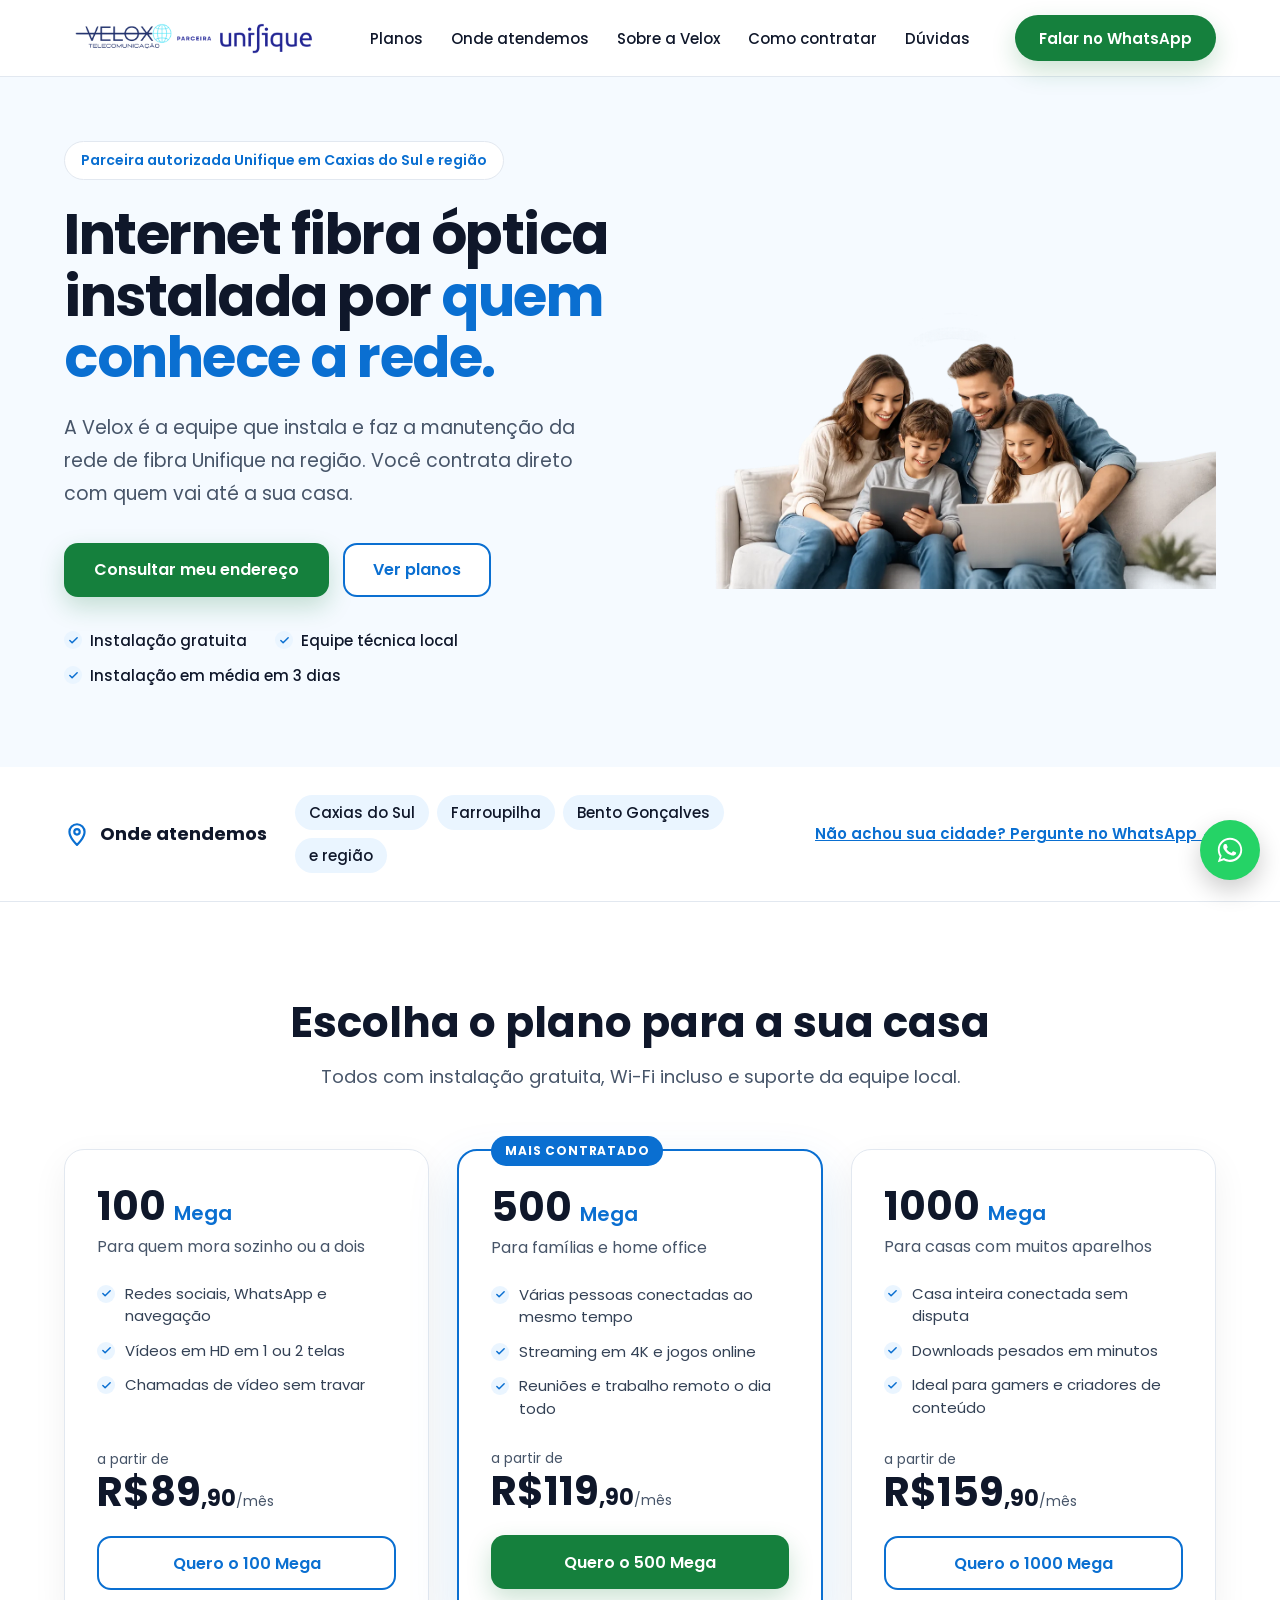
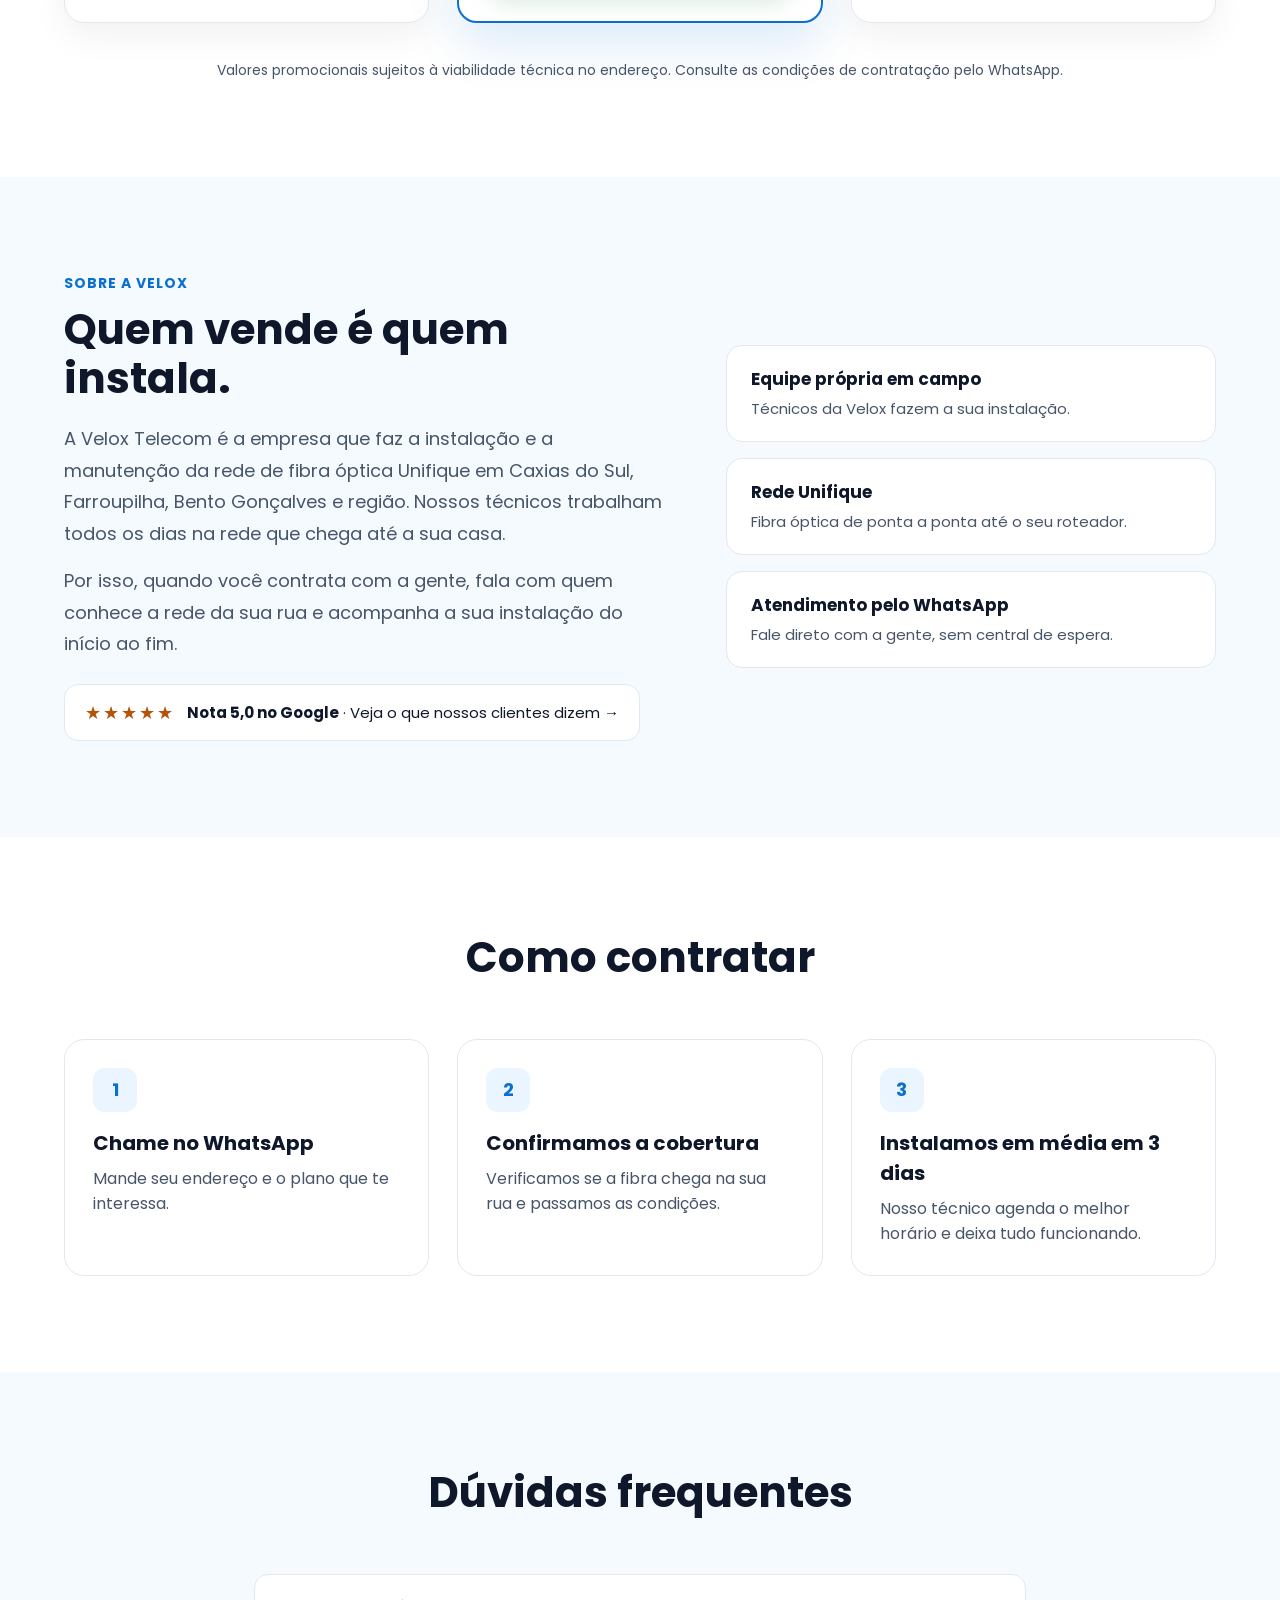
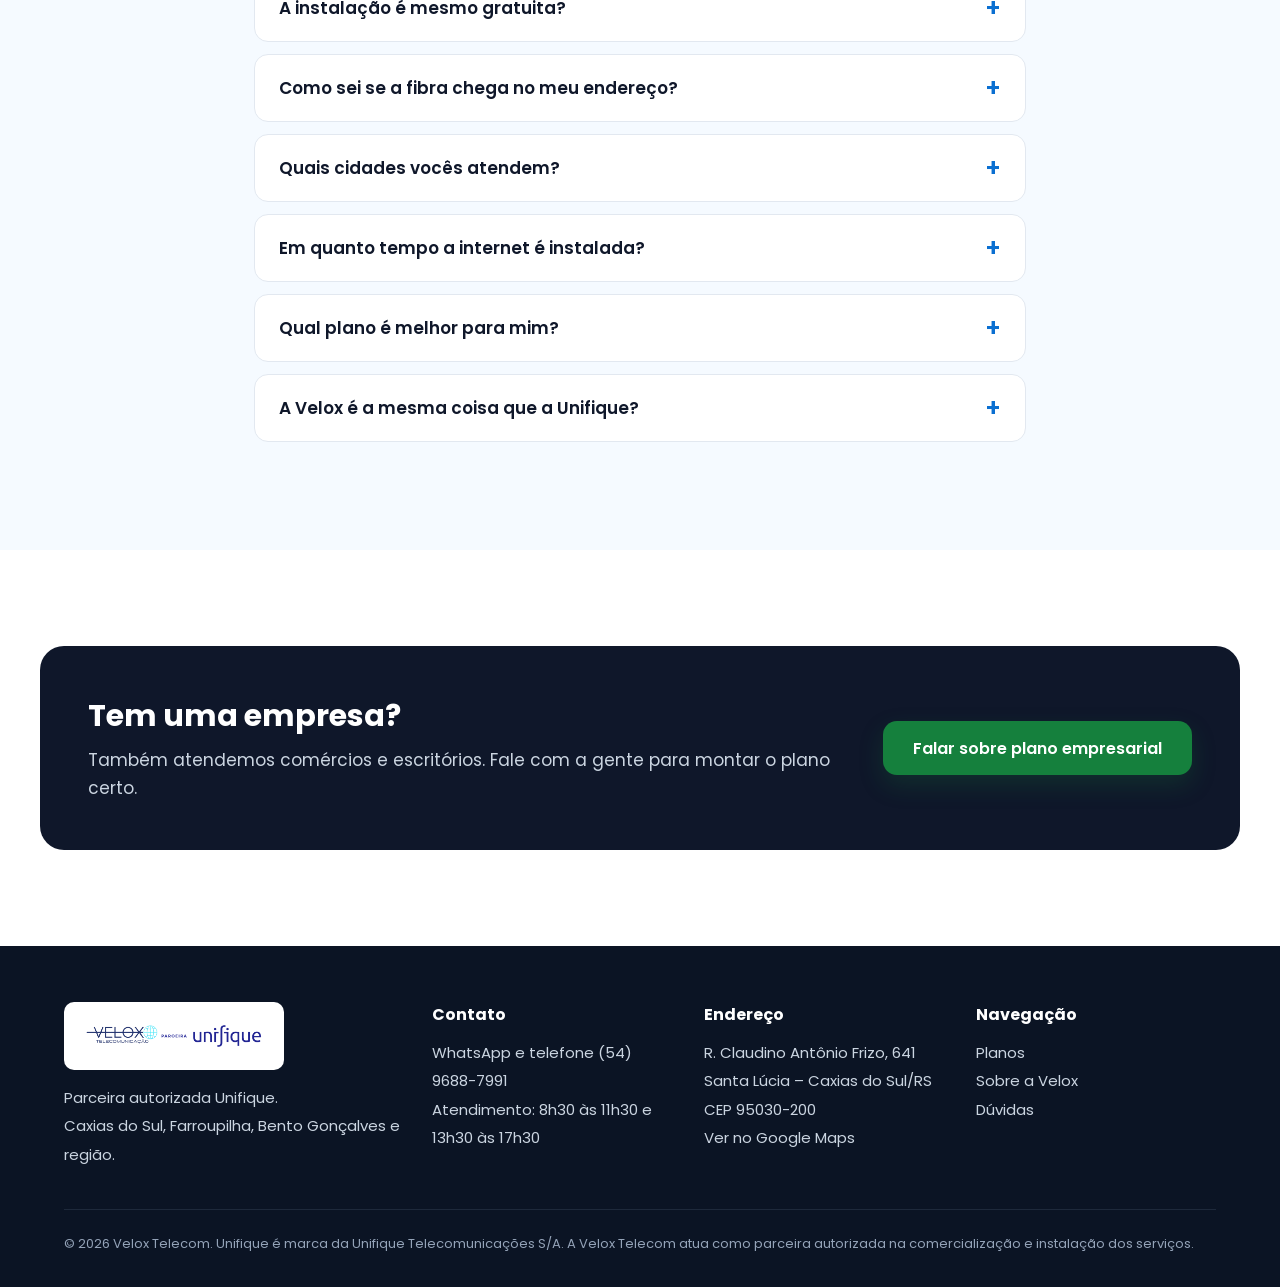
<file: index.html>
<!DOCTYPE html>
<html lang="pt-BR">
<head>

    <!-- Google Tag Manager -->
    <script>(function(w,d,s,l,i){w[l]=w[l]||[];w[l].push({'gtm.start':
new Date().getTime(),event:'gtm.js'});var f=d.getElementsByTagName(s)[0],
j=d.createElement(s),dl=l!='dataLayer'?'&l='+l:'';j.async=true;j.src=
'https://www.googletagmanager.com/gtm.js?id='+i+dl;f.parentNode.insertBefore(j,f);
})(window,document,'script','dataLayer','GTM-T2C6MWCV');</script>
    <!-- End Google Tag Manager -->

    <meta charset="UTF-8">
    <meta name="viewport" content="width=device-width, initial-scale=1.0">

    <title>Internet Fibra Unifique em Caxias do Sul, Farroupilha e Bento Gonçalves | Velox Telecom</title>
    <meta name="description"
          content="Internet fibra óptica Unifique em Caxias do Sul, Farroupilha, Bento Gonçalves e região. Contrate com a Velox, equipe que instala a rede: instalação gratuita em média em 3 dias, planos a partir de R$89,90.">
    <link rel="canonical" href="https://veloxtelecomunicacao.com/">
    <link rel="icon" href="/images/favicon.ico" type="image/x-icon">

    <!-- Compartilhamento (WhatsApp, Facebook) -->
    <meta property="og:type" content="website">
    <meta property="og:url" content="https://veloxtelecomunicacao.com/">
    <meta property="og:title" content="Velox Telecom | Internet Fibra Unifique">
    <meta property="og:description" content="Internet fibra óptica instalada por quem conhece a rede. Instalação gratuita, planos a partir de R$89,90.">
    <meta property="og:image" content="https://veloxtelecomunicacao.com/images/familia.png">
    <meta property="og:locale" content="pt_BR">

    <link rel="preconnect" href="https://fonts.googleapis.com">
    <link rel="preconnect" href="https://fonts.gstatic.com" crossorigin>
    <link href="https://fonts.googleapis.com/css2?family=Poppins:wght@400;500;600;700&display=swap" rel="stylesheet">

    <link rel="stylesheet" href="style.css">

    <script type="application/ld+json">
    {
      "@context": "https://schema.org",
      "@type": "LocalBusiness",
      "name": "Velox Telecom",
      "description": "Parceira autorizada Unifique: venda, instalação e manutenção de internet fibra óptica.",
      "url": "https://veloxtelecomunicacao.com/",
      "logo": "https://veloxtelecomunicacao.com/images/logo.png",
      "image": "https://veloxtelecomunicacao.com/images/familia.png",
      "telephone": "+55 54 9688-7991",
      "areaServed": ["Caxias do Sul", "Farroupilha", "Bento Gonçalves"],
      "address": {
        "@type": "PostalAddress",
        "streetAddress": "R. Claudino Antônio Frizo, 641 - Santa Lúcia",
        "addressLocality": "Caxias do Sul",
        "addressRegion": "RS",
        "postalCode": "95030-200",
        "addressCountry": "BR"
      },
      "hasMap": "https://www.google.com/maps/place/?q=place_id:ChIJy6X4duCjHpUR34-JfCZtPBY"
    }
    </script>

</head>

<body>
<!-- Google Tag Manager (noscript) -->
<noscript><iframe src="https://www.googletagmanager.com/ns.html?id=GTM-T2C6MWCV"
                  height="0" width="0" style="display:none;visibility:hidden"></iframe></noscript>
<!-- End Google Tag Manager (noscript) -->

<!-- ==========================================================
     TOPO
========================================================== -->
<header class="topbar">
    <div class="container topbar-inner">
        <a href="#inicio" class="topbar-logo" aria-label="Velox Telecom, início">
            <img src="./images/logo-web.png" alt="Velox Telecom" class="logo">
        </a>

        <nav class="menu" aria-label="Menu principal">
            <a href="#planos">Planos</a>
            <a href="#cobertura">Onde atendemos</a>
            <a href="#sobre">Sobre a Velox</a>
            <a href="#como-contratar">Como contratar</a>
            <a href="#duvidas">Dúvidas</a>
        </nav>

        <a href="https://wa.me/555496887991?text=Olá!%20Tenho%20interesse%20em%20contratar%20a%20internet%20da%20Unifique."
           class="btn btn-whats btn-small" target="_blank" rel="noopener" data-origem="topo">
            <span class="hide-sm">Falar no&nbsp;</span>WhatsApp
        </a>
    </div>
</header>

<main>

<!-- ==========================================================
     HERO
========================================================== -->
<section class="hero" id="inicio">
    <div class="container hero-inner">

        <div class="hero-text">
            <span class="tag">Parceira autorizada Unifique em Caxias do Sul e região</span>

            <h1>Internet fibra óptica instalada por <span>quem conhece a rede.</span></h1>

            <p>
                A Velox é a equipe que instala e faz a manutenção da rede de fibra Unifique na região.
                Você contrata direto com quem vai até a sua casa.
            </p>

            <div class="hero-actions">
                <a href="https://wa.me/555496887991?text=Olá!%20Quero%20saber%20se%20a%20fibra%20Unifique%20chega%20no%20meu%20endereço."
                   class="btn btn-whats" target="_blank" rel="noopener" data-origem="hero">
                    Consultar meu endereço
                </a>
                <a href="#planos" class="btn btn-outline">Ver planos</a>
            </div>

            <ul class="hero-checks">
                <li>Instalação gratuita</li>
                <li>Equipe técnica local</li>
                <li>Instalação em média em 3 dias</li>
            </ul>
        </div>

        <div class="hero-image-wrap">
            <img src="./images/familia.webp"
                 alt="Família usando internet fibra óptica em casa"
                 class="hero-image" width="1200" height="800">
        </div>

    </div>
</section>

<!-- ==========================================================
     ONDE ATENDEMOS
========================================================== -->
<section class="coverage" id="cobertura">
    <div class="container coverage-inner">
        <div class="coverage-title">
            <svg width="26" height="26" viewBox="0 0 24 24" fill="none" stroke="currentColor" stroke-width="2" stroke-linecap="round" stroke-linejoin="round" aria-hidden="true"><path d="M12 22s7-6.2 7-12a7 7 0 0 0-14 0c0 5.8 7 12 7 12z"/><circle cx="12" cy="10" r="2.5"/></svg>
            <h2>Onde atendemos</h2>
        </div>
        <ul class="coverage-list">
            <li>Caxias do Sul</li>
            <li>Farroupilha</li>
            <li>Bento Gonçalves</li>
            <li>e região</li>
        </ul>
        <a href="https://wa.me/555496887991?text=Olá!%20Quero%20saber%20se%20a%20fibra%20Unifique%20chega%20na%20minha%20cidade."
           target="_blank" rel="noopener" data-origem="cobertura" class="coverage-link">
            Não achou sua cidade? Pergunte no WhatsApp →
        </a>
    </div>
</section>

<!-- ==========================================================
     PLANOS
========================================================== -->
<section class="plans" id="planos">
    <div class="container">

        <div class="section-title">
            <h2>Escolha o plano para a sua casa</h2>
            <p>Todos com instalação gratuita, Wi-Fi incluso e suporte da equipe local.</p>
        </div>

        <div class="plans-grid">

            <!-- 100 MEGA -->
            <article class="plan">
                <h3>100 <span>Mega</span></h3>
                <p class="plan-for">Para quem mora sozinho ou a dois</p>
                <ul class="plan-list">
                    <li>Redes sociais, WhatsApp e navegação</li>
                    <li>Vídeos em HD em 1 ou 2 telas</li>
                    <li>Chamadas de vídeo sem travar</li>
                </ul>
                <div class="plan-price">
                    <small>a partir de</small>
                    <strong>R$89<span>,90</span></strong><small>/mês</small>
                </div>
                <a href="https://wa.me/555496887991?text=Olá!%20Vi%20o%20site%20da%20Velox%20Telecom%20e%20tenho%20interesse%20no%20plano%20de%20100%20Mega.%20Gostaria%20de%20verificar%20a%20disponibilidade%20no%20meu%20endereço."
                   class="btn btn-outline btn-block" target="_blank" rel="noopener" data-origem="plano-100">
                    Quero o 100 Mega
                </a>
            </article>

            <!-- 500 MEGA -->
            <article class="plan plan-featured">
                <span class="plan-badge">Mais contratado</span>
                <h3>500 <span>Mega</span></h3>
                <p class="plan-for">Para famílias e home office</p>
                <ul class="plan-list">
                    <li>Várias pessoas conectadas ao mesmo tempo</li>
                    <li>Streaming em 4K e jogos online</li>
                    <li>Reuniões e trabalho remoto o dia todo</li>
                </ul>
                <div class="plan-price">
                    <small>a partir de</small>
                    <strong>R$119<span>,90</span></strong><small>/mês</small>
                </div>
                <a href="https://wa.me/555496887991?text=Olá!%20Vi%20o%20site%20da%20Velox%20Telecom%20e%20tenho%20interesse%20no%20plano%20de%20500%20Mega.%20Gostaria%20de%20verificar%20a%20disponibilidade%20no%20meu%20endereço."
                   class="btn btn-whats btn-block" target="_blank" rel="noopener" data-origem="plano-500">
                    Quero o 500 Mega
                </a>
            </article>

            <!-- 1000 MEGA -->
            <article class="plan">
                <h3>1000 <span>Mega</span></h3>
                <p class="plan-for">Para casas com muitos aparelhos</p>
                <ul class="plan-list">
                    <li>Casa inteira conectada sem disputa</li>
                    <li>Downloads pesados em minutos</li>
                    <li>Ideal para gamers e criadores de conteúdo</li>
                </ul>
                <div class="plan-price">
                    <small>a partir de</small>
                    <strong>R$159<span>,90</span></strong><small>/mês</small>
                </div>
                <a href="https://wa.me/555496887991?text=Olá!%20Vi%20o%20site%20da%20Velox%20Telecom%20e%20tenho%20interesse%20no%20plano%20de%201000%20Mega.%20Gostaria%20de%20verificar%20a%20disponibilidade%20no%20meu%20endereço."
                   class="btn btn-outline btn-block" target="_blank" rel="noopener" data-origem="plano-1000">
                    Quero o 1000 Mega
                </a>
            </article>

        </div>

        <p class="plans-note">
            Valores promocionais sujeitos à viabilidade técnica no endereço.
            Consulte as condições de contratação pelo WhatsApp.
        </p>

    </div>
</section>

<!-- ==========================================================
     SOBRE
========================================================== -->
<section class="about" id="sobre">
    <div class="container about-inner">
        <div class="about-text">
            <span class="eyebrow">Sobre a Velox</span>
            <h2>Quem vende é quem instala.</h2>
            <p>
                A Velox Telecom é a empresa que faz a instalação e a manutenção da rede de fibra óptica
                Unifique em Caxias do Sul, Farroupilha, Bento Gonçalves e região. Nossos técnicos trabalham todos os dias na rede que chega até a sua casa.
            </p>
            <p>
                Por isso, quando você contrata com a gente, fala com quem conhece a rede da sua rua
                e acompanha a sua instalação do início ao fim.
            </p>
            <a href="https://www.google.com/maps/place/?q=place_id:ChIJy6X4duCjHpUR34-JfCZtPBY" class="google-rating" target="_blank" rel="noopener">
                <span class="stars" aria-hidden="true">★★★★★</span>
                <span><strong>Nota 5,0 no Google</strong> · Veja o que nossos clientes dizem →</span>
            </a>
        </div>

        <ul class="about-points">
            <li>
                <strong>Equipe própria em campo</strong>
                <span>Técnicos da Velox fazem a sua instalação.</span>
            </li>
            <li>
                <strong>Rede Unifique</strong>
                <span>Fibra óptica de ponta a ponta até o seu roteador.</span>
            </li>
            <li>
                <strong>Atendimento pelo WhatsApp</strong>
                <span>Fale direto com a gente, sem central de espera.</span>
            </li>
        </ul>
    </div>
</section>

<!-- ==========================================================
     COMO CONTRATAR
========================================================== -->
<section class="steps" id="como-contratar">
    <div class="container">
        <div class="section-title">
            <h2>Como contratar</h2>
        </div>
        <ol class="steps-grid">
            <li>
                <span class="step-num">1</span>
                <h3>Chame no WhatsApp</h3>
                <p>Mande seu endereço e o plano que te interessa.</p>
            </li>
            <li>
                <span class="step-num">2</span>
                <h3>Confirmamos a cobertura</h3>
                <p>Verificamos se a fibra chega na sua rua e passamos as condições.</p>
            </li>
            <li>
                <span class="step-num">3</span>
                <h3>Instalamos em média em 3 dias</h3>
                <p>Nosso técnico agenda o melhor horário e deixa tudo funcionando.</p>
            </li>
        </ol>
    </div>
</section>

<!-- ==========================================================
     DÚVIDAS
========================================================== -->
<section class="faq" id="duvidas">
    <div class="container faq-inner">
        <div class="section-title">
            <h2>Dúvidas frequentes</h2>
        </div>

        <details>
            <summary>A instalação é mesmo gratuita?</summary>
            <p>Sim. A instalação não tem custo em nenhum dos planos.</p>
        </details>
        <details>
            <summary>Como sei se a fibra chega no meu endereço?</summary>
            <p>Chame a gente no WhatsApp com o seu endereço completo. A gente verifica a cobertura e te responde.</p>
        </details>
        <details>
            <summary>Quais cidades vocês atendem?</summary>
            <p>Caxias do Sul, Farroupilha, Bento Gonçalves e região. Se a sua cidade não está na lista, chame no WhatsApp que a gente verifica.</p>
        </details>
        <details>
            <summary>Em quanto tempo a internet é instalada?</summary>
            <p>Em média, em 3 dias depois de confirmada a cobertura no seu endereço.</p>
        </details>
        <details>
            <summary>Qual plano é melhor para mim?</summary>
            <p>Depende de quantas pessoas usam a internet ao mesmo tempo. Para uma ou duas pessoas, o 100 Mega costuma bastar. Para família, streaming e home office, o 500 Mega é o mais indicado. Se tiver dúvida, a gente te ajuda a escolher pelo WhatsApp.</p>
        </details>
        <details>
            <summary>A Velox é a mesma coisa que a Unifique?</summary>
            <p>A internet é da Unifique. A Velox é parceira autorizada: vende os planos e é a equipe que faz a instalação e a manutenção da rede na região.</p>
        </details>
    </div>
</section>

<!-- ==========================================================
     EMPRESAS
========================================================== -->
<section class="business">
    <div class="container business-inner">
        <div>
            <h2>Tem uma empresa?</h2>
            <p>Também atendemos comércios e escritórios. Fale com a gente para montar o plano certo.</p>
        </div>
        <a href="https://wa.me/555496887991?text=Olá!%20Tenho%20interesse%20em%20internet%20fibra%20para%20minha%20empresa."
           class="btn btn-whats" target="_blank" rel="noopener" data-origem="empresas">
            Falar sobre plano empresarial
        </a>
    </div>
</section>

</main>

<!-- ==========================================================
     RODAPÉ
========================================================== -->
<footer class="footer">
    <div class="container">
        <div class="footer-grid">
            <div>
                <img src="./images/logo-web.png" alt="Velox Telecom" class="footer-logo">
                <p>Parceira autorizada Unifique.</p>
                <p>Caxias do Sul, Farroupilha, Bento Gonçalves e região.</p>
            </div>
            <div>
                <h3>Contato</h3>
                <p><a href="https://wa.me/555496887991" target="_blank" rel="noopener" data-origem="rodape">WhatsApp e telefone (54) 9688-7991</a></p>
                <p>Atendimento: 8h30 às 11h30 e 13h30 às 17h30</p>
            </div>
            <div>
                <h3>Endereço</h3>
                <p>R. Claudino Antônio Frizo, 641<br>Santa Lúcia – Caxias do Sul/RS<br>CEP 95030-200</p>
                <p><a href="https://www.google.com/maps/place/?q=place_id:ChIJy6X4duCjHpUR34-JfCZtPBY" target="_blank" rel="noopener">Ver no Google Maps</a></p>
            </div>
            <div>
                <h3>Navegação</h3>
                <p><a href="#planos">Planos</a></p>
                <p><a href="#sobre">Sobre a Velox</a></p>
                <p><a href="#duvidas">Dúvidas</a></p>
            </div>
        </div>
        <p class="footer-legal">
            © <span id="ano">2026</span> Velox Telecom. Unifique é marca da Unifique Telecomunicações S/A.
            A Velox Telecom atua como parceira autorizada na comercialização e instalação dos serviços.
        </p>
    </div>
</footer>

<!-- Botão flutuante do WhatsApp -->
<a href="https://wa.me/555496887991?text=Olá!%20Tenho%20interesse%20em%20contratar%20a%20internet%20da%20Unifique."
   class="whats-float" target="_blank" rel="noopener" data-origem="flutuante"
   aria-label="Falar no WhatsApp">
    <svg viewBox="0 0 32 32" width="30" height="30" aria-hidden="true">
        <path fill="currentColor" d="M16 3C8.8 3 3 8.7 3 15.8c0 2.5.7 4.9 2 7L3 29l6.4-2c2 1.1 4.3 1.7 6.6 1.7 7.2 0 13-5.7 13-12.8S23.2 3 16 3zm0 23.4c-2.1 0-4.1-.6-5.9-1.6l-.4-.2-3.8 1.2 1.2-3.7-.3-.4c-1.2-1.8-1.8-3.8-1.8-5.9C5 9.8 9.9 5.1 16 5.1s11 4.7 11 10.7-4.9 10.6-11 10.6zm6-7.9c-.3-.2-2-1-2.3-1.1-.3-.1-.5-.2-.8.2-.2.3-.9 1.1-1.1 1.3-.2.2-.4.3-.7.1-.3-.2-1.4-.5-2.7-1.6-1-.9-1.7-2-1.9-2.3-.2-.3 0-.5.1-.7l.5-.6c.2-.2.2-.4.3-.6.1-.2.1-.4 0-.6l-1-2.5c-.3-.7-.6-.6-.8-.6h-.7c-.2 0-.6.1-.9.4-.3.3-1.2 1.1-1.2 2.8s1.2 3.2 1.4 3.5c.2.2 2.4 3.6 5.8 5 2.9 1.1 3.4.9 4 .8.6-.1 2-.8 2.3-1.6.3-.8.3-1.4.2-1.6-.1-.1-.3-.2-.6-.4z"/>
    </svg>
</a>

<script>
    // Ano atual no rodapé
    document.getElementById('ano').textContent = new Date().getFullYear();

    // Envia um evento para o Google Tag Manager a cada clique de WhatsApp,
    // dizendo de qual botão veio (topo, hero, plano-500, flutuante...).
    document.querySelectorAll('[data-origem]').forEach(function (link) {
        link.addEventListener('click', function () {
            window.dataLayer = window.dataLayer || [];
            window.dataLayer.push({ event: 'whatsapp_click', origem: link.dataset.origem });
        });
    });
</script>

</body>
</html>
</file>
<file: style.css>
/* ==========================================================
   BASE
========================================================== */

:root{
    --blue:#1EA7FF;        /* azul da marca (detalhes) */
    --blue-strong:#0A6FD1; /* azul para textos e botões (contraste) */
    --blue-soft:#EAF5FF;
    --green:#15803D;       /* WhatsApp */
    --green-dark:#116632;
    --title:#0F172A;
    --text:#475569;
    --light:#F5FAFF;
    --border:#E2E8F0;
    --radius:20px;
}

*{ margin:0; padding:0; box-sizing:border-box; }

html{ scroll-behavior:smooth; scroll-padding-top:90px; }

body{
    font-family:'Poppins',sans-serif;
    background:#FFFFFF;
    color:var(--title);
    overflow-x:hidden;
    -webkit-font-smoothing:antialiased;
}

img{ display:block; max-width:100%; height:auto; }

a{ color:var(--blue-strong); }

.container{
    width:100%;
    max-width:1200px;
    margin:0 auto;
    padding:0 24px;
}

section{ padding:96px 0; }

.section-title{
    text-align:center;
    max-width:700px;
    margin:0 auto 56px;
}

.section-title h2{
    font-size:42px;
    line-height:1.2;
    margin-bottom:14px;
}

.section-title p{
    color:var(--text);
    font-size:18px;
    line-height:1.7;
}

/* ==========================================================
   BOTÕES
========================================================== */

.btn{
    display:inline-flex;
    justify-content:center;
    align-items:center;
    min-height:54px;
    padding:0 28px;
    border-radius:14px;
    font-weight:600;
    font-size:16px;
    text-decoration:none;
    border:2px solid transparent;
    transition:background .25s, transform .25s, box-shadow .25s;
}

.btn:hover{ transform:translateY(-2px); }

.btn-whats{
    background:var(--green);
    color:#FFFFFF;
    box-shadow:0 10px 25px rgba(21,128,61,.22);
}
.btn-whats:hover{ background:var(--green-dark); }

.btn-outline{
    background:#FFFFFF;
    color:var(--blue-strong);
    border-color:var(--blue-strong);
}
.btn-outline:hover{ background:var(--blue-soft); }

.btn-small{ white-space:nowrap; min-height:46px; padding:0 22px; font-size:15px; border-radius:999px; }

.btn-block{ display:flex; width:100%; }

/* ==========================================================
   TOPO
========================================================== */

.topbar{
    position:sticky;
    top:0;
    z-index:50;
    background:rgba(255,255,255,.95);
    backdrop-filter:blur(8px);
    border-bottom:1px solid var(--border);
}

.topbar-inner{
    display:flex;
    align-items:center;
    justify-content:space-between;
    gap:24px;
    min-height:76px;
}

.logo{ width:260px; }

.menu{ display:flex; gap:28px; }

.menu a{
    color:var(--title);
    text-decoration:none;
    font-weight:500;
    font-size:15px;
}
.menu a:hover{ color:var(--blue-strong); }

/* ==========================================================
   HERO
========================================================== */

.hero{
    background:var(--light);
    padding:64px 0 80px;
}

.hero-inner{
    display:flex;
    align-items:center;
    gap:56px;
}

.hero-text{ flex:1 1 52%; }

.tag{
    display:inline-block;
    padding:8px 16px;
    border-radius:999px;
    background:#FFFFFF;
    border:1px solid var(--border);
    color:var(--blue-strong);
    font-size:14px;
    font-weight:600;
    margin-bottom:24px;
}

.hero h1{
    font-size:56px;
    line-height:1.1;
    letter-spacing:-1.5px;
    margin-bottom:22px;
}

.hero h1 span{ color:var(--blue-strong); }

.hero-text > p{
    font-size:19px;
    line-height:1.75;
    color:var(--text);
    max-width:540px;
    margin-bottom:32px;
}

.hero-actions{
    display:flex;
    flex-wrap:wrap;
    gap:14px;
    margin-bottom:32px;
}

.hero-checks{
    list-style:none;
    display:flex;
    flex-wrap:wrap;
    gap:12px 28px;
    color:var(--title);
    font-weight:500;
    font-size:15px;
}

.hero-checks li{
    display:flex;
    align-items:center;
    gap:8px;
}

.hero-checks li::before,
.plan-list li::before{
    content:"";
    flex:0 0 18px;
    width:18px;
    height:18px;
    border-radius:50%;
    background:var(--blue-soft) url("data:image/svg+xml,%3Csvg xmlns='http://www.w3.org/2000/svg' viewBox='0 0 24 24' fill='none' stroke='%230A6FD1' stroke-width='3.2' stroke-linecap='round' stroke-linejoin='round'%3E%3Cpath d='M20 6 9 17l-5-5'/%3E%3C/svg%3E") center/11px no-repeat;
}

.hero-image-wrap{
    flex:1 1 48%;
    display:flex;
    justify-content:center;
}

.hero-image{
    width:100%;
    max-width:560px;
}

/* ==========================================================
   ONDE ATENDEMOS
========================================================== */

.coverage{
    padding:28px 0;
    background:#FFFFFF;
    border-bottom:1px solid var(--border);
}

.coverage-inner{
    display:flex;
    flex-wrap:wrap;
    align-items:center;
    gap:16px 28px;
}

.coverage-title{
    display:flex;
    align-items:center;
    gap:10px;
    color:var(--blue-strong);
}

.coverage-title h2{
    font-size:18px;
    color:var(--title);
}

.coverage-list{
    list-style:none;
    display:flex;
    flex-wrap:wrap;
    gap:8px;
    flex:1;
}

.coverage-list li{
    padding:6px 14px;
    border-radius:999px;
    background:var(--blue-soft);
    color:var(--title);
    font-size:15px;
    font-weight:500;
    white-space:nowrap;
}

.coverage-link{
    font-weight:600;
    font-size:15px;
}

/* ==========================================================
   PLANOS
========================================================== */

.plans-grid{
    display:grid;
    grid-template-columns:repeat(3, minmax(0,1fr));
    gap:28px;
    align-items:stretch;
}

.plan{
    position:relative;
    display:flex;
    flex-direction:column;
    background:#FFFFFF;
    border:1px solid var(--border);
    border-radius:var(--radius);
    padding:36px 32px 32px;
    box-shadow:0 12px 36px rgba(15,23,42,.06);
    transition:transform .3s, box-shadow .3s;
}

.plan:hover{
    transform:translateY(-6px);
    box-shadow:0 24px 50px rgba(15,23,42,.10);
}

.plan-featured{
    border:2px solid var(--blue-strong);
    box-shadow:0 20px 50px rgba(10,111,209,.15);
}

.plan-badge{
    position:absolute;
    top:-15px;
    left:32px;
    background:var(--blue-strong);
    color:#FFFFFF;
    font-size:12px;
    font-weight:700;
    letter-spacing:.8px;
    text-transform:uppercase;
    padding:6px 14px;
    border-radius:999px;
}

.plan h3{
    font-size:40px;
    line-height:1;
    margin-bottom:8px;
}

.plan h3 span{
    font-size:20px;
    color:var(--blue-strong);
    font-weight:600;
}

.plan-for{
    color:var(--text);
    margin-bottom:24px;
}

.plan-list{
    list-style:none;
    display:flex;
    flex-direction:column;
    gap:12px;
    margin-bottom:28px;
}

.plan-list li{
    display:flex;
    gap:10px;
    color:#334155;
    font-size:15px;
    line-height:1.5;
}

.plan-list li::before{ margin-top:2px; }

.plan-price{
    margin-top:auto;
    margin-bottom:22px;
}

.plan-price small{
    color:var(--text);
    font-size:14px;
}

.plan-price small:first-child{ display:block; }

.plan-price strong{
    font-size:40px;
    line-height:1.1;
}

.plan-price strong span{ font-size:22px; }

.plans-note{
    margin-top:36px;
    text-align:center;
    font-size:14px;
    line-height:1.6;
    color:var(--text);
}

/* ==========================================================
   SOBRE
========================================================== */

.about{ background:var(--light); }

.about-inner{
    display:flex;
    align-items:center;
    gap:64px;
}

.about-text{ flex:1 1 55%; }

.eyebrow{
    display:block;
    color:var(--blue-strong);
    font-weight:700;
    font-size:14px;
    letter-spacing:1px;
    text-transform:uppercase;
    margin-bottom:12px;
}

.about-text h2{
    font-size:42px;
    line-height:1.15;
    margin-bottom:20px;
}

.about-text p{
    color:var(--text);
    font-size:18px;
    line-height:1.75;
    margin-bottom:16px;
}

.about-points{
    flex:1 1 45%;
    list-style:none;
    display:flex;
    flex-direction:column;
    gap:16px;
}

.about-points li{
    background:#FFFFFF;
    border:1px solid var(--border);
    border-radius:16px;
    padding:20px 24px;
}

.about-points strong{
    display:block;
    font-size:17px;
    margin-bottom:4px;
}

.about-points span{
    color:var(--text);
    font-size:15px;
}

.google-rating{
    display:inline-flex;
    flex-wrap:wrap;
    align-items:center;
    gap:6px 12px;
    margin-top:8px;
    padding:14px 20px;
    border-radius:14px;
    background:#FFFFFF;
    border:1px solid var(--border);
    color:var(--title);
    text-decoration:none;
    font-size:15px;
    transition:border-color .25s;
}
.google-rating:hover{ border-color:var(--blue-strong); }
.google-rating .stars{ color:#B45309; font-size:18px; letter-spacing:2px; }

/* ==========================================================
   COMO CONTRATAR
========================================================== */

.steps-grid{
    list-style:none;
    display:grid;
    grid-template-columns:repeat(3, minmax(0,1fr));
    gap:28px;
}

.steps-grid li{
    border:1px solid var(--border);
    border-radius:var(--radius);
    padding:28px;
}

.step-num{
    display:flex;
    align-items:center;
    justify-content:center;
    width:44px;
    height:44px;
    border-radius:12px;
    background:var(--blue-soft);
    color:var(--blue-strong);
    font-weight:700;
    font-size:18px;
    margin-bottom:16px;
}

.steps-grid h3{
    font-size:20px;
    margin-bottom:8px;
}

.steps-grid p{
    color:var(--text);
    line-height:1.6;
}

/* ==========================================================
   DÚVIDAS
========================================================== */

.faq{ background:var(--light); }

.faq-inner{ max-width:820px; }

.faq details{
    background:#FFFFFF;
    border:1px solid var(--border);
    border-radius:14px;
    margin-bottom:12px;
}

.faq summary{
    cursor:pointer;
    list-style:none;
    padding:20px 56px 20px 24px;
    font-weight:600;
    font-size:17px;
    position:relative;
}

.faq summary::-webkit-details-marker{ display:none; }

.faq summary::after{
    content:"+";
    position:absolute;
    right:24px;
    top:50%;
    transform:translateY(-50%);
    font-size:24px;
    color:var(--blue-strong);
}

.faq details[open] summary::after{ content:"–"; }

.faq details p{
    padding:0 24px 20px;
    color:var(--text);
    line-height:1.7;
}

/* ==========================================================
   EMPRESAS
========================================================== */

.business-inner{
    display:flex;
    align-items:center;
    justify-content:space-between;
    gap:32px;
    background:var(--title);
    border-radius:24px;
    padding:48px;
}

.business h2{
    color:#FFFFFF;
    font-size:30px;
    margin-bottom:8px;
}

.business p{
    color:#CBD5E1;
    font-size:17px;
    line-height:1.6;
}

.business .btn{ flex-shrink:0; }

/* ==========================================================
   RODAPÉ
========================================================== */

.footer{
    background:#0B1424;
    color:#CBD5E1;
    padding:56px 0 32px;
}

.footer-grid{
    display:grid;
    grid-template-columns:1.4fr 1fr 1fr 1fr;
    gap:32px;
    margin-bottom:40px;
}

.footer-logo{
    width:220px;
    margin-bottom:14px;
    background:#FFFFFF;
    padding:10px 14px;
    border-radius:10px;
}

.footer h3{
    color:#FFFFFF;
    font-size:16px;
    margin-bottom:12px;
}

.footer p{
    font-size:15px;
    line-height:1.9;
}

.footer a{
    color:#CBD5E1;
    text-decoration:none;
}
.footer a:hover{ color:#FFFFFF; }

.footer-legal{
    border-top:1px solid #1E293B;
    padding-top:24px;
    font-size:13px !important;
    line-height:1.6 !important;
    color:#94A3B8;
}

/* ==========================================================
   WHATSAPP FLUTUANTE
========================================================== */

.whats-float{
    position:fixed;
    right:20px;
    bottom:20px;
    z-index:60;
    width:60px;
    height:60px;
    border-radius:50%;
    background:#25D366;
    color:#FFFFFF;
    display:flex;
    align-items:center;
    justify-content:center;
    box-shadow:0 10px 25px rgba(0,0,0,.2);
    transition:transform .25s;
}
.whats-float:hover{ transform:scale(1.08); }

/* ==========================================================
   TABLET
========================================================== */

@media (max-width:992px){

    section{ padding:72px 0; }

    .menu{ display:none; }

    .hero{ padding:40px 0 64px; }

    .hero-inner,
    .about-inner{
        flex-direction:column;
        gap:40px;
    }

    .hero-text{ text-align:center; }
    .hero-text > p{ margin-left:auto; margin-right:auto; }
    .hero-actions,
    .hero-checks{ justify-content:center; }

    .hero-image{ max-width:420px; }

    .hero h1{ font-size:44px; }

    .plans-grid,
    .steps-grid{
        grid-template-columns:1fr;
        max-width:520px;
        margin:0 auto;
        gap:32px;
    }

    .business-inner{
        flex-direction:column;
        text-align:center;
        padding:40px 28px;
    }

    .footer-grid{ grid-template-columns:1fr 1fr; }
    .footer-grid > div:first-child{ grid-column:1 / -1; }
}

/* ==========================================================
   CELULAR
========================================================== */

@media (max-width:576px){

    .container{ padding:0 18px; }

    .logo{ width:165px; }

    .topbar .btn-small{ padding:0 18px; font-size:14px; }
    .hide-sm{ display:none; }
    .coverage-list{ flex-basis:100%; }

    .hero h1{ font-size:34px; letter-spacing:-.5px; }
    .hero-text > p{ font-size:16px; }

    .hero-actions .btn{ width:100%; }

    .hero-image{ max-width:300px; }

    .section-title h2,
    .about-text h2{ font-size:30px; }

    .section-title{ margin-bottom:40px; }

    .plan{ padding:32px 24px 24px; }

    .footer-grid{ grid-template-columns:1fr; }
}
</file>
